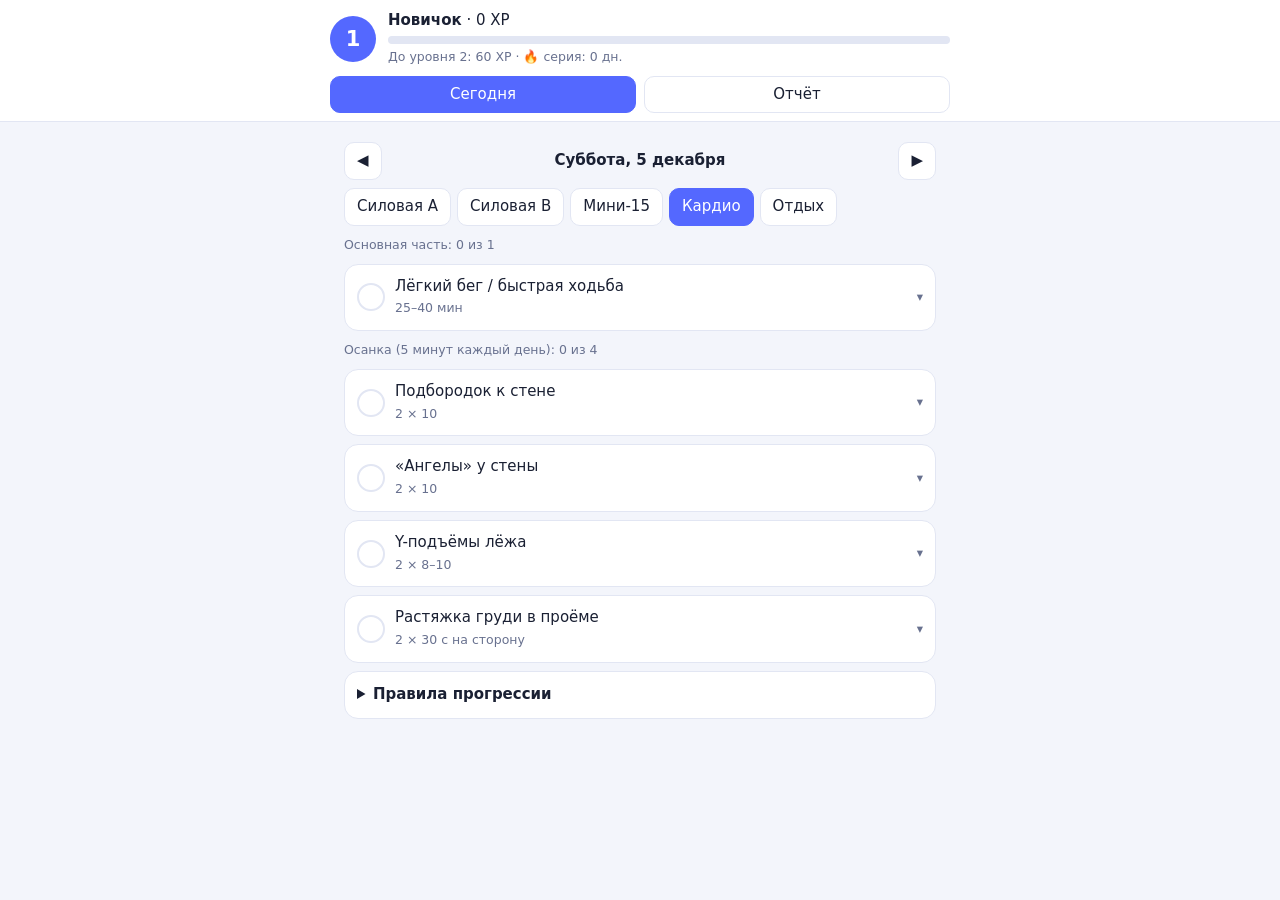
<file: index.html>
<!doctype html>
<html lang="ru">

<head>
    <meta charset="utf-8">
    <meta name="viewport" content="width=device-width, initial-scale=1, viewport-fit=cover">
    <title>Фит-квест</title>
    <link rel="stylesheet" href="style.css">
</head>

<body>
    <header>
        <div class="w">
            <div id="hd"></div>
            <div class="tabs"><button data-a="t" data-i="t">Сегодня</button><button data-a="t" data-i="r">Отчёт</button>
            </div>
        </div>
    </header>
    <main class="w" id="m"></main>

    <script src="scripts.js"></script>
</body>

</html>
</file>
<file: style.css>
:root {
    box-sizing: border-box;
    padding-top: env(safe-area-inset-top, 0px);
    padding-bottom: env(safe-area-inset-bottom, 0px);
    --bg: #f3f5fb;
    --c: #fff;
    --t: #1a2033;
    --m: #68718f;
    --a: #5468ff;
    --g: #12b76a;
    --b: #e2e6f3
}

html {
    scroll-padding-top: env(safe-area-inset-top, 0px)
}

@media(prefers-color-scheme:dark) {
    :root:not([data-theme=light]) {
        --bg: #0d1120;
        --c: #161c30;
        --t: #edf0ff;
        --m: #97a0c6;
        --a: #7d8cff;
        --g: #32d583;
        --b: #262e4b
    }
}

:root[data-theme=dark] {
    --bg: #0d1120;
    --c: #161c30;
    --t: #edf0ff;
    --m: #97a0c6;
    --a: #7d8cff;
    --g: #32d583;
    --b: #262e4b
}

* {
    box-sizing: border-box
}

body {
    margin: 0;
    background: var(--bg);
    color: var(--t);
    font: 15px/1.45 system-ui, -apple-system, "Segoe UI", Roboto, sans-serif
}

body::before {
    content: "";
    position: fixed;
    inset: 0 0 auto;
    height: env(safe-area-inset-top, 0px);
    z-index: 10;
    background: var(--c)
}

header {
    position: sticky;
    top: env(safe-area-inset-top, 0px);
    z-index: 9;
    background: var(--c);
    border-bottom: 1px solid var(--b);
    padding: 10px 14px 8px
}

.w {
    max-width: 620px;
    margin: auto
}

main {
    padding: 12px 14px 40px
}

.lv {
    display: flex;
    gap: 12px;
    align-items: center
}

.lv>b {
    flex: none;
    width: 46px;
    height: 46px;
    border-radius: 50%;
    background: var(--a);
    color: #fff;
    display: grid;
    place-items: center;
    font-size: 21px
}

.lv>div {
    flex: 1
}

.bar {
    height: 8px;
    border-radius: 9px;
    background: var(--b);
    overflow: hidden;
    margin: 4px 0 2px
}

.bar i {
    display: block;
    height: 100%;
    background: var(--g)
}

small,
.m {
    color: var(--m);
    font-size: 12.5px
}

.tabs {
    display: flex;
    gap: 8px;
    margin-top: 8px
}

button,
select,
input {
    font: inherit;
    color: inherit
}

button,
select {
    border: 1px solid var(--b);
    background: var(--c);
    border-radius: 10px;
    padding: 7px 12px;
    cursor: pointer
}

.tabs button {
    flex: 1
}

.on {
    background: var(--a) !important;
    color: #fff !important;
    border-color: var(--a) !important
}

.p {
    background: var(--g);
    color: #fff;
    border: 0
}

.row {
    display: flex;
    gap: 6px;
    flex-wrap: wrap;
    margin: 8px 0;
    align-items: center
}

.c {
    background: var(--c);
    border: 1px solid var(--b);
    border-radius: 14px;
    margin: 8px 0
}

.h {
    display: flex;
    gap: 10px;
    align-items: center;
    padding: 11px 12px;
    cursor: pointer
}

.h>div {
    flex: 1
}

.ck {
    flex: none;
    width: 28px;
    height: 28px;
    border-radius: 50%;
    border: 2px solid var(--b);
    display: grid;
    place-items: center;
    color: #fff
}

.ok .ck {
    background: var(--g);
    border-color: var(--g)
}

.ok {
    border-color: var(--g)
}

.n i {
    color: var(--a);
    font-style: normal
}

.bd {
    padding: 0 12px 12px
}

.bd p {
    margin: 0 0 8px
}

input[type=number],
input[type=date] {
    width: 64px;
    padding: 7px;
    border: 1px solid var(--b);
    border-radius: 8px;
    background: var(--bg)
}

input[type=date] {
    width: auto
}

.g {
    display: grid;
    grid-template-columns: repeat(3, 1fr);
    gap: 8px
}

.g>div {
    background: var(--c);
    border: 1px solid var(--b);
    border-radius: 12px;
    padding: 8px;
    text-align: center
}

.g b {
    display: block;
    font-size: 20px
}

svg {
    width: 100%;
    height: auto;
    display: block
}

svg text {
    fill: var(--m);
    font-size: 9px
}

pre {
    white-space: pre-wrap;
    font-family: inherit;
    font-size: 13px;
    line-height: 1.5;
    background: var(--c);
    border: 1px solid var(--b);
    border-radius: 12px;
    padding: 10px
}

details {
    margin: 10px 0
}

h3 {
    margin: 16px 0 4px;
    font-size: 15px
}
</file>
